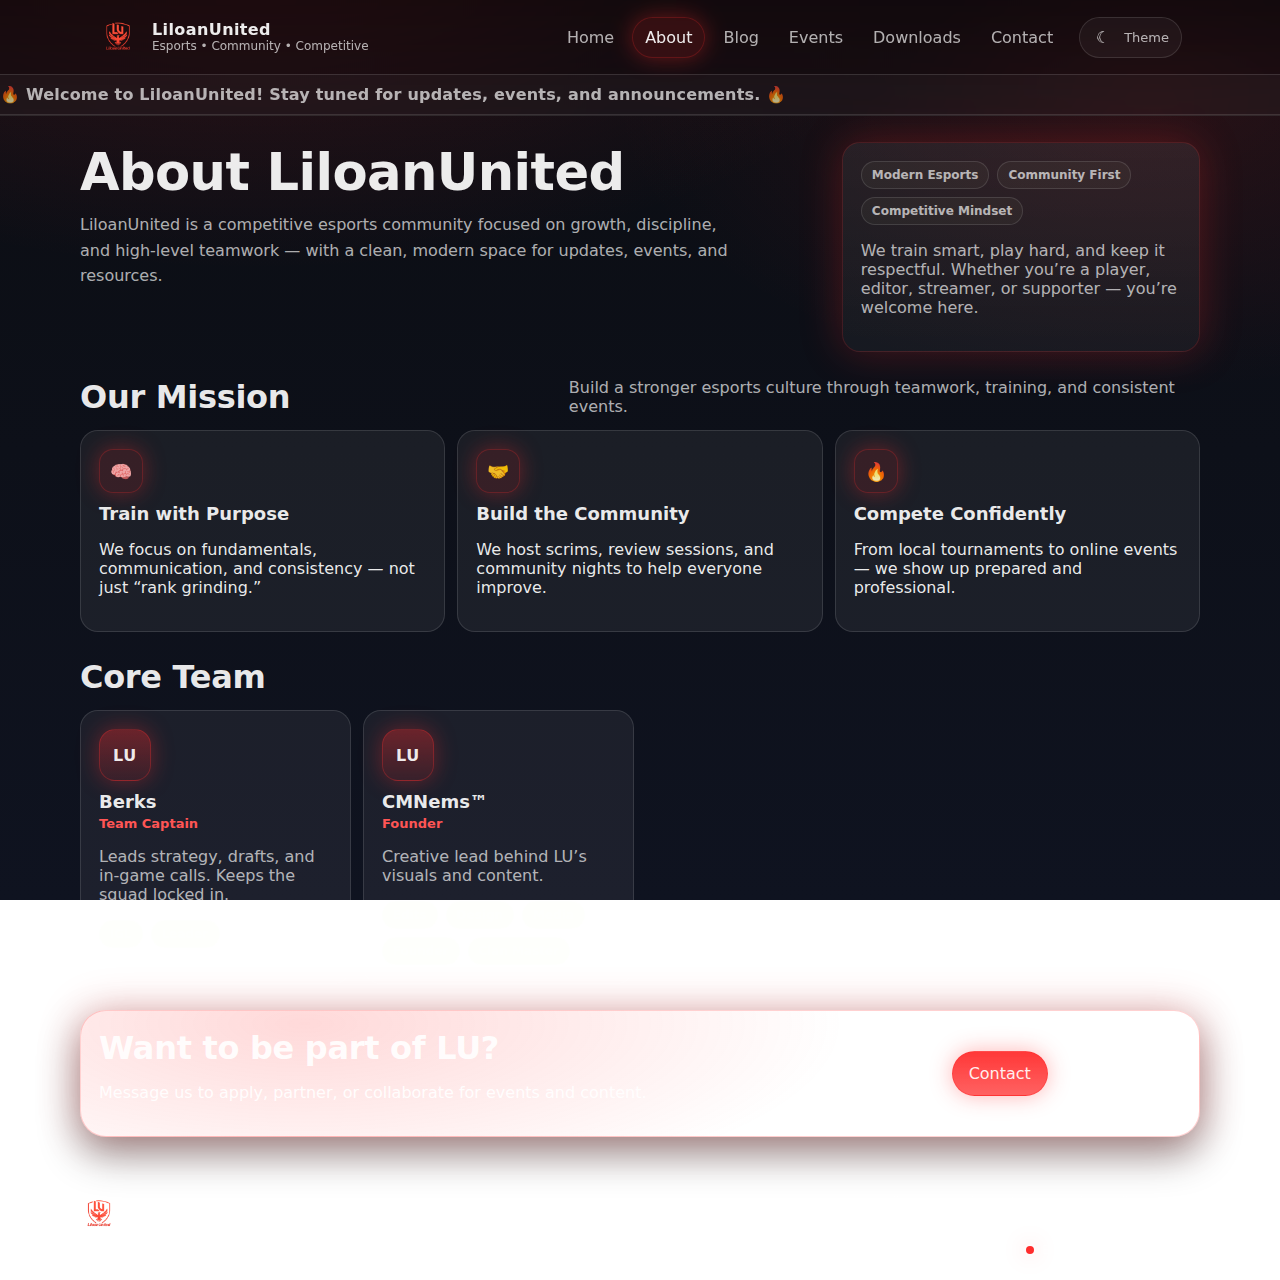
<file: about.html>
<!doctype html>
<html lang="en">
<head>
  <meta charset="utf-8" />
  <meta name="viewport" content="width=device-width,initial-scale=1" />
  <title>LiloanUnited — About</title>
  <meta name="description" content="Meet the LiloanUnited team and learn about our mission." />
  <link rel="icon" href="images/lu.png" />
  <link rel="stylesheet" href="css/style.css" />
  <script defer src="js/main.js"></script>
</head>

<body>
  <header class="site-header">
    <nav class="nav" aria-label="Primary">
      <a class="brand" href="index.html" aria-label="LiloanUnited Home">
        <span class="logo">
          <img src="images/lu.png" alt="LiloanUnited Logo" />
        </span>
        <span class="brand-text">
          <span class="brand-name">LiloanUnited</span>
          <span class="brand-tag">Esports • Community • Competitive</span>
        </span>
      </a>

      <button class="nav-toggle" type="button" aria-label="Open menu" aria-expanded="false">
        <span></span><span></span><span></span>
      </button>

      <div class="nav-right">
        <div class="nav-links" data-navlinks>
          <a href="index.html" data-nav="home">Home</a>
          <a href="about.html" data-nav="about">About</a>
          <a href="blog.html" data-nav="blog">Blog</a>
          <a href="event.html" data-nav="events">Events</a>
          <a href="download.html" data-nav="downloads">Downloads</a>
          <a href="contact.html" data-nav="contact">Contact</a>
        </div>

        <button class="theme-toggle" type="button" data-theme-toggle aria-label="Toggle theme">
          <span class="theme-icon" aria-hidden="true">☾</span>
          <span class="theme-text">Theme</span>
        </button>
      </div>
    </nav>

    <div class="marquee" role="status" aria-live="polite">
      <div class="marquee-track">
        <span>🔥 Welcome to LiloanUnited! Stay tuned for updates, events, and announcements. 🔥</span>
      </div>
    </div>
  </header>

  <main class="container">
    <section class="page-head">
      <div>
        <h1>About LiloanUnited</h1>
        <p class="lead">
          LiloanUnited is a competitive esports community focused on growth, discipline,
          and high-level teamwork — with a clean, modern space for updates, events, and resources.
        </p>
      </div>

      <div class="page-head-card card glow">
        <div class="chip-row">
          <span class="chip">Modern Esports</span>
          <span class="chip">Community First</span>
          <span class="chip">Competitive Mindset</span>
        </div>
        <p class="muted">
          We train smart, play hard, and keep it respectful. Whether you’re a player, editor,
          streamer, or supporter — you’re welcome here.
        </p>
      </div>
    </section>

    <section class="section">
      <div class="section-head">
        <h2>Our Mission</h2>
        <p>Build a stronger esports culture through teamwork, training, and consistent events.</p>
      </div>

      <div class="grid cards-3">
        <article class="card hover-rise">
          <div class="card-icon" aria-hidden="true">🧠</div>
          <h3>Train with Purpose</h3>
          <p>We focus on fundamentals, communication, and consistency — not just “rank grinding.”</p>
        </article>

        <article class="card hover-rise">
          <div class="card-icon" aria-hidden="true">🤝</div>
          <h3>Build the Community</h3>
          <p>We host scrims, review sessions, and community nights to help everyone improve.</p>
        </article>

        <article class="card hover-rise">
          <div class="card-icon" aria-hidden="true">🔥</div>
          <h3>Compete Confidently</h3>
          <p>From local tournaments to online events — we show up prepared and professional.</p>
        </article>
      </div>
    </section>

    <section class="section">
      <div class="section-head">
        <h2>Core Team</h2>
      </div>

      <div class="grid cards-4">
        <article class="card team-card hover-rise">
          <div class="avatar" aria-hidden="true">LU</div>
          <h3>Berks</h3>
          <div class="role">Team Captain</div>
          <p class="muted">Leads strategy, drafts, and in-game calls. Keeps the squad locked in.</p>
          <div class="tag-row">
            <span class="chip">IGL</span><span class="chip">Leader</span>
          </div>
        </article>

        <article class="card team-card hover-rise">
          <div class="avatar" aria-hidden="true">LU</div>
          <h3>CMNems™</h3>
          <div class="role">Founder</div>
          <p class="muted">Creative lead behind LU’s visuals and content.</p>
          <div class="tag-row">
            <span class="chip">Edits</span><span class="chip">Design</span><span class="chip">Media</span><span class="chip">Founder</span><span class="chip">Clan Master</span>
          </div>
        </article>
      </div>
    </section>

    <section class="cta">
      <div class="cta-inner">
        <div>
          <h2>Want to be part of LU?</h2>
          <p>Message us to apply, partner, or collaborate for events and content.</p>
        </div>
        <div class="cta-actions">
          <a class="btn btn-primary" href="contact.html">Contact</a>
          <a class="btn btn-ghost" href="event.html">See Events</a>
        </div>
      </div>
    </section>
  </main>

  <footer class="site-footer">
    <div class="container footer-inner">
      <div class="footer-left">
        <div class="footer-brand">
          <img src="images/lu.png" alt="LiloanUnited Logo" class="footer-logo" />
          <div>
            <div class="footer-title">LiloanUnited</div>
            <div class="footer-sub">Modern esports community hub</div>
          </div>
        </div>
        <div class="footer-copy">© 2026 LiloanUnited. All rights reserved.</div>
      </div>

      <div class="footer-right">
        <div class="footer-links">
          <a href="#" aria-label="Facebook (placeholder)">Facebook</a>
          <a href="#" aria-label="YouTube (placeholder)">YouTube</a>
          <a href="#" aria-label="Discord (placeholder)">Discord</a>
        </div>
        <div class="footer-mini">
          <span class="dot"></span> Built with HTML • CSS • JS
        </div>
      </div>
    </div>
  </footer>
</body>
</html>
</file>
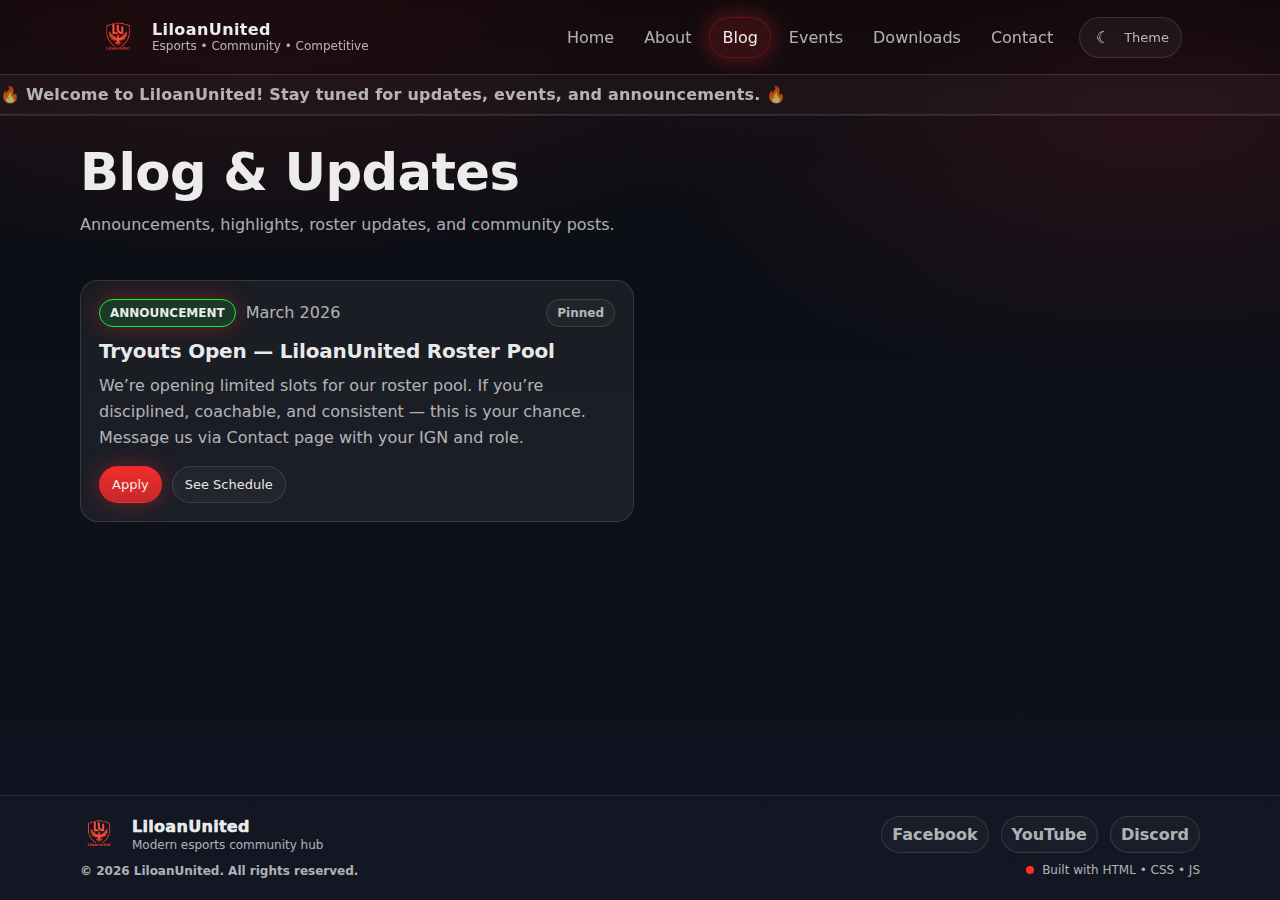
<file: blog.html>
<!doctype html>
<html lang="en">
<head>
  <meta charset="utf-8" />
  <meta name="viewport" content="width=device-width,initial-scale=1" />
  <title>LiloanUnited — Blog</title>
  <meta name="description" content="LiloanUnited blog — announcements, updates, and highlights." />
  <link rel="icon" href="images/lu.png" />
  <link rel="stylesheet" href="css/style.css" />
  <script defer src="js/main.js"></script>
</head>

<body>
  <header class="site-header">
    <nav class="nav" aria-label="Primary">
      <a class="brand" href="index.html" aria-label="LiloanUnited Home">
        <span class="logo">
          <img src="images/lu.png" alt="LiloanUnited Logo" />
        </span>
        <span class="brand-text">
          <span class="brand-name">LiloanUnited</span>
          <span class="brand-tag">Esports • Community • Competitive</span>
        </span>
      </a>

      <button class="nav-toggle" type="button" aria-label="Open menu" aria-expanded="false">
        <span></span><span></span><span></span>
      </button>

      <div class="nav-right">
        <div class="nav-links" data-navlinks>
          <a href="index.html" data-nav="home">Home</a>
          <a href="about.html" data-nav="about">About</a>
          <a href="blog.html" data-nav="blog">Blog</a>
          <a href="event.html" data-nav="events">Events</a>
          <a href="download.html" data-nav="downloads">Downloads</a>
          <a href="contact.html" data-nav="contact">Contact</a>
        </div>

        <button class="theme-toggle" type="button" data-theme-toggle aria-label="Toggle theme">
          <span class="theme-icon" aria-hidden="true">☾</span>
          <span class="theme-text">Theme</span>
        </button>
      </div>
    </nav>

    <div class="marquee" role="status" aria-live="polite">
      <div class="marquee-track">
        <span>🔥 Welcome to LiloanUnited! Stay tuned for updates, events, and announcements. 🔥</span>
      </div>
    </div>
  </header>

  <main class="container">
    <section class="page-head">
      <div>
        <h1>Blog & Updates</h1>
        <p class="lead">Announcements, highlights, roster updates, and community posts.</p>
      </div>

    </section>

    <section class="section">
      <div class="grid cards-2">
        <article class="card post hover-rise">
          <div class="post-top">
            <div class="post-badge">
              <span class="chip chip-live">ANNOUNCEMENT</span>
              <span class="muted">March 2026</span>
            </div>
            <span class="chip">Pinned</span>
          </div>
          <h2 class="post-title">Tryouts Open — LiloanUnited Roster Pool</h2>
          <p class="post-text">
            We’re opening limited slots for our roster pool. If you’re disciplined, coachable, and consistent —
            this is your chance. Message us via Contact page with your IGN and role.
          </p>
          <div class="post-actions">
            <a class="btn btn-primary btn-sm" href="contact.html">Apply</a>
            <a class="btn btn-ghost btn-sm" href="event.html">See Schedule</a>
          </div>
        </article>

      </div>
    </section>
  </main>

  <footer class="site-footer">
    <div class="container footer-inner">
      <div class="footer-left">
        <div class="footer-brand">
          <img src="images/lu.png" alt="LiloanUnited Logo" class="footer-logo" />
          <div>
            <div class="footer-title">LiloanUnited</div>
            <div class="footer-sub">Modern esports community hub</div>
          </div>
        </div>
        <div class="footer-copy">© 2026 LiloanUnited. All rights reserved.</div>
      </div>

      <div class="footer-right">
        <div class="footer-links">
          <a href="#" aria-label="Facebook (placeholder)">Facebook</a>
          <a href="#" aria-label="YouTube (placeholder)">YouTube</a>
          <a href="#" aria-label="Discord (placeholder)">Discord</a>
        </div>
        <div class="footer-mini">
          <span class="dot"></span> Built with HTML • CSS • JS
        </div>
      </div>
      
    </div>
  </footer>
</body>
</html>
</file>
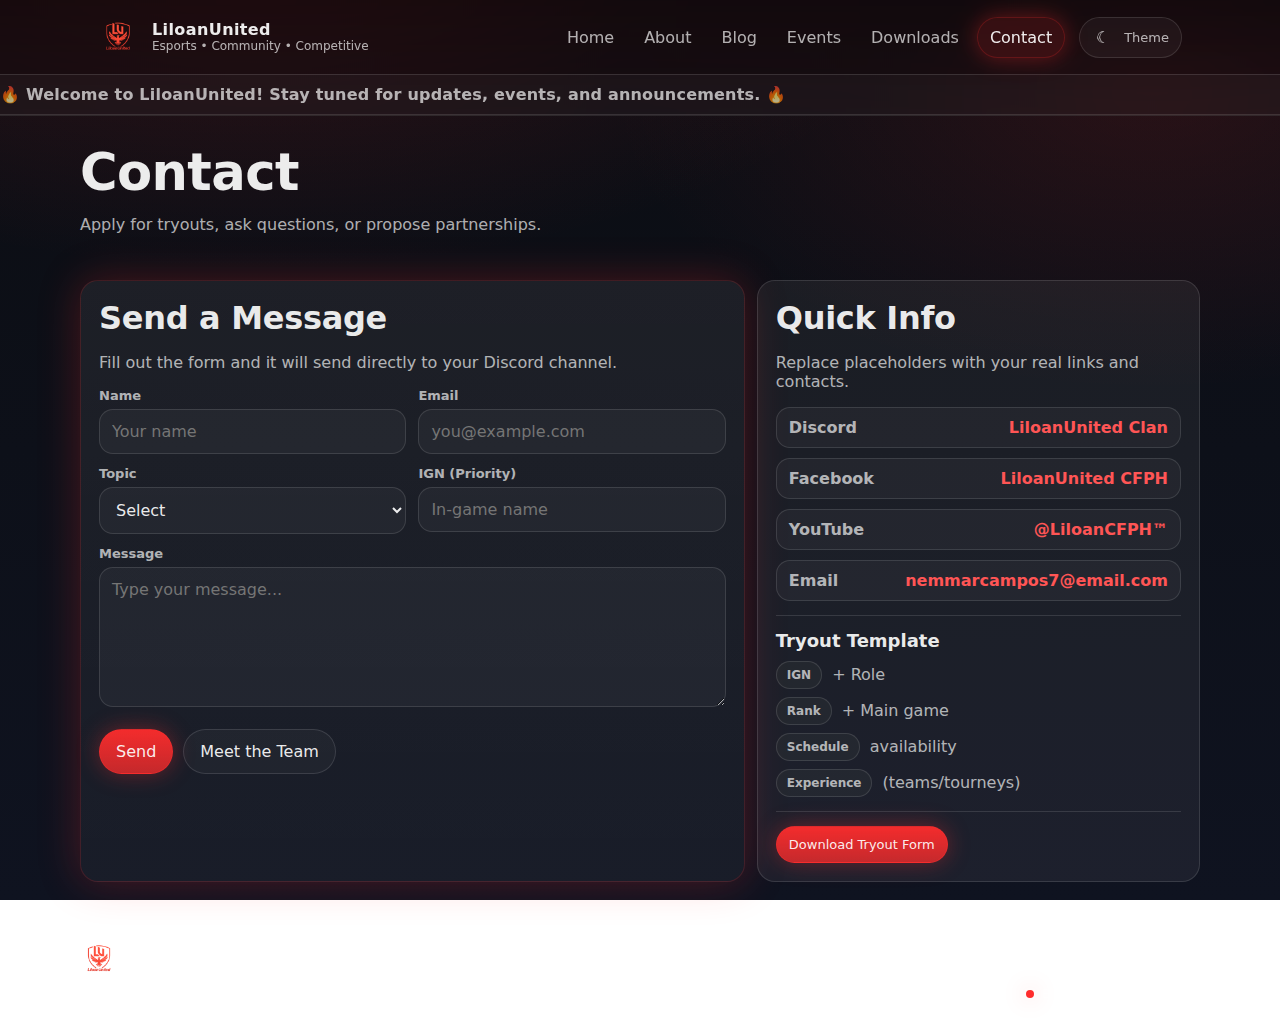
<file: contact.html>
<!doctype html>
<html lang="en">
<head>
  <meta charset="utf-8" />
  <meta name="viewport" content="width=device-width,initial-scale=1" />
  <title>LiloanUnited — Contact</title>
  <meta name="description" content="Contact LiloanUnited for tryouts, partnerships, and questions." />
  <link rel="icon" href="images/lu.png" />
  <link rel="stylesheet" href="css/style.css" />
  <script defer src="js/main.js"></script>
</head>

<body>
  <header class="site-header">
    <nav class="nav" aria-label="Primary">
      <a class="brand" href="index.html" aria-label="LiloanUnited Home">
        <span class="logo">
          <img src="images/lu.png" alt="LiloanUnited Logo" />
        </span>
        <span class="brand-text">
          <span class="brand-name">LiloanUnited</span>
          <span class="brand-tag">Esports • Community • Competitive</span>
        </span>
      </a>

      <button class="nav-toggle" type="button" aria-label="Open menu" aria-expanded="false">
        <span></span><span></span><span></span>
      </button>

      <div class="nav-right">
        <div class="nav-links" data-navlinks>
          <a href="index.html" data-nav="home">Home</a>
          <a href="about.html" data-nav="about">About</a>
          <a href="blog.html" data-nav="blog">Blog</a>
          <a href="event.html" data-nav="events">Events</a>
          <a href="download.html" data-nav="downloads">Downloads</a>
          <a href="contact.html" data-nav="contact">Contact</a>
        </div>

        <button class="theme-toggle" type="button" data-theme-toggle aria-label="Toggle theme">
          <span class="theme-icon" aria-hidden="true">☾</span>
          <span class="theme-text">Theme</span>
        </button>
      </div>
    </nav>

    <div class="marquee" role="status" aria-live="polite">
      <div class="marquee-track">
        <span>🔥 Welcome to LiloanUnited! Stay tuned for updates, events, and announcements. 🔥</span>
      </div>
    </div>
  </header>

  <main class="container">
    <section class="page-head">
      <div>
        <h1>Contact</h1>
        <p class="lead">Apply for tryouts, ask questions, or propose partnerships.</p>
      </div>
    </section>

    <section class="section">
      <div class="grid contact-grid">
        <div class="card glow">
          <h2>Send a Message</h2>
          <p class="muted">Fill out the form and it will send directly to your Discord channel.</p>

          
          <form class="form" id="contactForm">
            <div class="form-row">
              <label>
                <span>Name</span>
                <input type="text" name="name" placeholder="Your name" required />
              </label>

              <label>
                <span>Email</span>
                <input type="email" name="email" placeholder="you@example.com" required />
              </label>
            </div>

            <div class="form-row">
              <label>
                <span>Topic</span>
                <select name="topic" required>
                  <option value="" selected disabled>Select</option>
                  <option>Tryouts</option>
                  <option>Partnership</option>
                  <option>Event Question</option>
                  <option>Support</option>
                </select>
              </label>

              <label>
                <span>IGN (Priority)</span>
                <input type="text" name="ign" placeholder="In-game name" />
              </label>
            </div>

            <label>
              <span>Message</span>
              <textarea name="message" rows="6" placeholder="Type your message..." required></textarea>
            </label>

            <div class="form-actions">
              <button class="btn btn-primary" type="submit" id="sendBtn">Send</button>
              <a class="btn btn-ghost" href="about.html">Meet the Team</a>
            </div>

            <p class="muted" id="formStatus" style="margin-top:10px;"></p>
          </form>
        </div>

        <aside class="card hover-rise">
          <h2>Quick Info</h2>
          <p class="muted">Replace placeholders with your real links and contacts.</p>

          <div class="info-list">
            <div class="info-item">
              <div class="info-label">Discord</div>
              <div class="info-value"><a href="https://discord.com/invite/YtfsaAHV">LiloanUnited Clan</a></div>
            </div>
            <div class="info-item">
              <div class="info-label">Facebook</div>
              <div class="info-value"><a href="https://facebook.com/LiloanUnitedOFFICIAL">LiloanUnited CFPH</a></div>
            </div>
            <div class="info-item">
              <div class="info-label">YouTube</div>
              <div class="info-value"><a href="https://www.youtube.com/@NemmarOfficial">@LiloanCFPH™</a></div>
            </div>
            <div class="info-item">
              <div class="info-label">Email</div>
              <div class="info-value"><a href="#">nemmarcampos7@email.com</a></div>
            </div>
          </div>

          <div class="divider"></div>

          <h3>Tryout Template</h3>
          <ul class="clean-list">
            <li><span class="chip">IGN</span> + Role</li>
            <li><span class="chip">Rank</span> + Main game</li>
            <li><span class="chip">Schedule</span> availability</li>
            <li><span class="chip">Experience</span> (teams/tourneys)</li>
          </ul>

          <div class="divider"></div>

          <a class="btn btn-primary btn-sm" href="download.html">Download Tryout Form</a>
        </aside>
      </div>
    </section>
  </main>

  <footer class="site-footer">
    <div class="container footer-inner">
      <div class="footer-left">
        <div class="footer-brand">
          <img src="images/lu.png" alt="LiloanUnited Logo" class="footer-logo" />
          <div>
            <div class="footer-title">LiloanUnited</div>
            <div class="footer-sub">Modern esports community hub</div>
          </div>
        </div>
        <div class="footer-copy">© 2026 LiloanUnited. All rights reserved.</div>
      </div>

      <div class="footer-right">
        <div class="footer-links">
          <a href="#" aria-label="Facebook (placeholder)">Facebook</a>
          <a href="#" aria-label="YouTube (placeholder)">YouTube</a>
          <a href="#" aria-label="Discord (placeholder)">Discord</a>
        </div>
        <div class="footer-mini">
          <span class="dot"></span> Built with HTML • CSS • JS
        </div>
      </div>
    </div>
  </footer>

  <!-- ✅ UPDATED DISCORD WEBHOOK SCRIPT (NO-CORS for GitHub Pages) -->
  <script>
    // ✅ Paste your Discord Webhook URL here
    const DISCORD_WEBHOOK_URL = "https://discordapp.com/api/webhooks/1473273620787630234/RuEApTCwlnNKS6fvmha1LpWoX-rAQgDWD-jZ5XKhCnf2SxOXcemHQIy5SuUJeeIiBvWW";

    const form = document.getElementById("contactForm");
    const statusEl = document.getElementById("formStatus");
    const sendBtn = document.getElementById("sendBtn");

    form.addEventListener("submit", async (e) => {
      e.preventDefault();

      // Check if webhook is set
      if (!DISCORD_WEBHOOK_URL || DISCORD_WEBHOOK_URL.includes("PASTE_YOUR_WEBHOOK_URL_HERE")) {
        statusEl.textContent = "❌ Webhook not set. Paste your Discord webhook URL in the code.";
        return;
      }

      const data = Object.fromEntries(new FormData(form).entries());

      const content =
      `📩 **New Contact Form**
      **Name:** ${data.name}
      **Email:** ${data.email}
      **Topic:** ${data.topic}
      **IGN:** ${data.ign || "-"}
      **Message:**
      ${data.message}`;

      try {
        sendBtn.disabled = true;
        statusEl.textContent = "Sending...";

        // ✅ no-cors fixes CORS issue on GitHub Pages
        await fetch(DISCORD_WEBHOOK_URL, {
          method: "POST",
          mode: "no-cors",
          headers: { "Content-Type": "application/json" },
          body: JSON.stringify({ content })
        });

        statusEl.textContent = "✅ Sent! Check Discord.";
        form.reset();
      } catch (err) {
        statusEl.textContent = "❌ Failed to send.";
      } finally {
        sendBtn.disabled = false;
      }
    });
  </script>
</body>
</html>
</file>
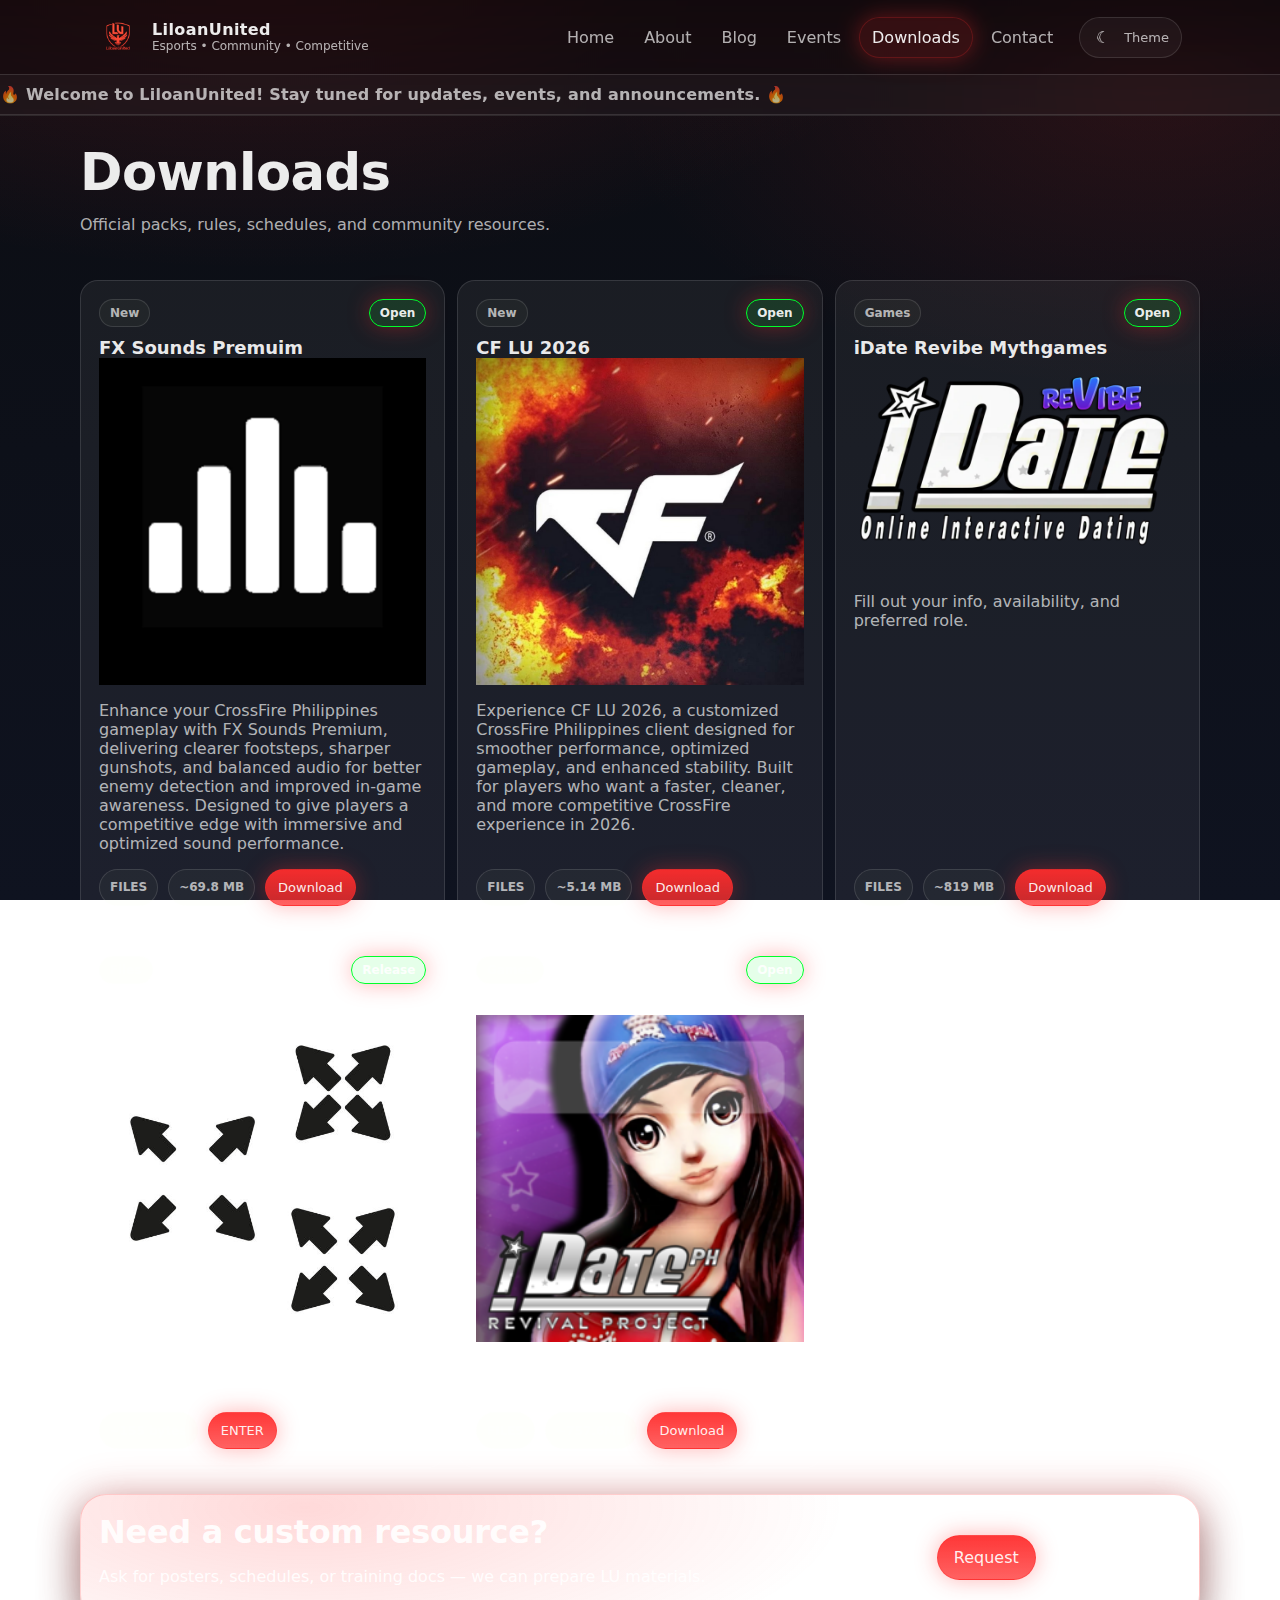
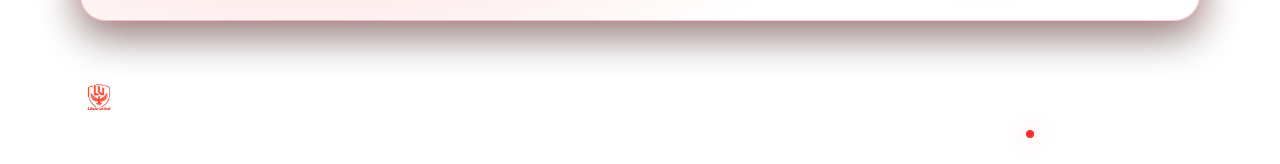
<file: download.html>
<!DOCTYPE html>
<html lang="en">

<head>
  <meta charset="utf-8">
  <meta name="viewport" content="width=device-width, initial-scale=1">
  <title>LiloanUnited — Downloads</title>
  <meta name="description" content="LiloanUnited downloads — packs, rules, schedules, and resources.">

  <link rel="icon" href="images/lu.png">
  <link rel="stylesheet" href="css/style.css">
  <script defer src="js/main.js"></script>

  <style>
    .fullscreen-img {
      width: 100%;
      height: auto;
      display: block;
    }
  </style>
</head>

<body>

  <!-- HEADER -->
  <header class="site-header">
    <nav class="nav" aria-label="Primary">

      <a class="brand" href="index.html" aria-label="LiloanUnited Home">
        <span class="logo">
          <img src="images/lu.png" alt="LiloanUnited Logo">
        </span>

        <span class="brand-text">
          <span class="brand-name">LiloanUnited</span>
          <span class="brand-tag">Esports • Community • Competitive</span>
        </span>
      </a>

      <button class="nav-toggle" type="button" aria-label="Open menu" aria-expanded="false">
        <span></span>
        <span></span>
        <span></span>
      </button>

      <div class="nav-right">

        <div class="nav-links" data-navlinks>
          <a href="index.html" data-nav="home">Home</a>
          <a href="about.html" data-nav="about">About</a>
          <a href="blog.html" data-nav="blog">Blog</a>
          <a href="event.html" data-nav="events">Events</a>
          <a href="download.html" data-nav="downloads">Downloads</a>
          <a href="contact.html" data-nav="contact">Contact</a>
        </div>

        <button class="theme-toggle" type="button" data-theme-toggle aria-label="Toggle theme">
          <span class="theme-icon">☾</span>
          <span class="theme-text">Theme</span>
        </button>

      </div>
    </nav>

    <div class="marquee" role="status" aria-live="polite">
      <div class="marquee-track">
        <span>🔥 Welcome to LiloanUnited! Stay tuned for updates, events, and announcements. 🔥</span>
      </div>
    </div>

  </header>


  <!-- MAIN -->
  <main class="container">

    <!-- PAGE HEADER -->
    <section class="page-head">
      <div>
        <h1>Downloads</h1>
        <p class="lead">Official packs, rules, schedules, and community resources.</p>
      </div>
    </section>


    <!-- DOWNLOAD CARDS -->
    <section class="section">
      <div class="grid cards-3">

        <!-- FX SOUND -->
        <article class="card dl hover-rise">

          <div class="dl-top">
            <span class="chip">New</span>
            <span class="chip chip-live">Open</span>
          </div>

          <h3>FX Sounds Premuim</h3>

          <img class="game-icon" src="images/Fx.png" alt="FX Sound Icon">

          <p class="muted">
            Enhance your CrossFire Philippines gameplay with FX Sounds Premium, delivering clearer footsteps, sharper gunshots, and balanced audio for better enemy detection and improved in-game awareness. Designed to give players a competitive edge with immersive and optimized sound performance.
          </p>

          <div class="dl-actions">
            <span class="chip">FILES</span>
            <span class="chip">~69.8 MB</span>

            <a class="btn btn-primary btn-sm"
              href="https://download851.mediafire.com/d18mwkbcl8rgxG6_gVRnxLp9AxbEY1x3I9cLRT6i4cL07FR137CxEOj9e4I9BoDkVWNhFRMVy3GPrOriw6En3U76H_jbU7_dncxuyPvxEra2K7BlxYj0nJXYyFoql41efDvxtxtoMsrU-p8RtHpsc597AS3xEW_0euB2z4KuSY8zyCw/92e23dmhglrbk7f/fxsound_setup.exe"
              download>
              Download
            </a>
          </div>

        </article>

        <!-- CF LU 2026 -->
        <article class="card dl hover-rise">

          <div class="dl-top">
            <span class="chip">New</span>
            <span class="chip chip-live">Open</span>
          </div>

          <h3>CF LU 2026</h3>

          <img class="game-icon" src="images/cf.jpg" alt="iDate Revibe Icon">

          <p class="muted">
            Experience CF LU 2026, a customized CrossFire Philippines client designed for smoother performance, optimized gameplay, and enhanced stability. Built for players who want a faster, cleaner, and more competitive CrossFire experience in 2026.
          </p>

          <div class="dl-actions">
            <span class="chip">FILES</span>
            <span class="chip">~5.14 MB</span>

            <a class="btn btn-primary btn-sm"
              href="files/package/package.html"
              download>
              Download
            </a>
          </div>

        </article>


        <!-- IDATE REVIBE -->
        <article class="card dl hover-rise">

          <div class="dl-top">
            <span class="chip">Games</span>
            <span class="chip chip-live">Open</span>
          </div>

          <h3>iDate Revibe Mythgames</h3>

          <img class="game-icon" src="images/idate-revibe.png" alt="iDate Revibe Icon">

          <p class="muted">
            Fill out your info, availability, and preferred role.
          </p>

          <div class="dl-actions">
            <span class="chip">FILES</span>
            <span class="chip">~819 MB</span>

            <a class="btn btn-primary btn-sm"
              href="https://download1351.mediafire.com/g3dg4ax8xavgyiWyAQgoC3-12EO4MAbJeMZ4ejSy8c9BV-RaIQMJIouBwmHA9KP_-O6r08PdxxrkHdVAiVOWTqCPc95hzXyAVy0Lhno2qFd3grBtap_dlZf5XjHDAGRbEwwr2WhSv-E1ay9p9UQuYU81fpdZvtB9Ia_jzLEU-nQ/ikf5epq9pa5msb4/iDateReVibe_Install_12272025.exe"
              download>
              Download
            </a>
          </div>

        </article>


        <!-- FULL SCREEN FILE -->
        <article class="card dl hover-rise">

          <div class="dl-top">
            <span class="chip">Files</span>
            <span class="chip chip-live">Release</span>
          </div>

          <h3>iDate Full Screen Files</h3>

          <img class="game-icon fullscreen-img" src="images/Zoom.png" alt="Full Screen Icon">

          <p class="muted">
            Full Screen, Fair play, conduct, match format.
          </p>

          <div class="dl-actions">
            <span class="chip">~155 bytes</span>
            <a class="btn btn-primary btn-sm" href="files/post/post.html">ENTER</a>
          </div>

        </article>


        <!-- IDATE REVIVAL -->
        <article class="card dl hover-rise">

          <div class="dl-top">
            <span class="chip">Games</span>
            <span class="chip chip-live">Open</span>
          </div>

          <h3>iDate Revival</h3>

          <img class="game-icon" src="images/idate-revival.ico" alt="iDate Revival Icon">

          <p class="muted">
            Fill out your info, availability, and preferred role.
          </p>

          <div class="dl-actions">
            <span class="chip">FILES</span>
            <span class="chip">~757.6MB</span>

            <a class="btn btn-primary btn-sm"
              href="https://download2391.mediafire.com/issu9uszuhzgTwCYgnKw7bnQSe9vU8V3etNDJTCMWEdAZxAqaDoRXTJwXIf-yUyoygzDcgrV-yNj5_GeUY11yEfAlBQqtyrYACokkmUkLuxqYGEEjrHveXt5rakeLGHdD6Ol4FsLI0qIYQINjkzZD9CzIwadtmoUpSn6cLjyDrjKog/x3vyro02cper8gg/iDateRevival_Setup.exe"
              download>
              Download
            </a>
          </div>

        </article>

      </div>
    </section>


    <!-- CTA -->
    <section class="cta">

      <div class="cta-inner">

        <div>
          <h2>Need a custom resource?</h2>
          <p>Ask for posters, schedules, or training docs — we can prepare LU materials.</p>
        </div>

        <div class="cta-actions">
          <a class="btn btn-primary" href="contact.html">Request</a>
          <a class="btn btn-ghost" href="blog.html">See Updates</a>
        </div>

      </div>

    </section>

  </main>


  <!-- FOOTER -->
  <footer class="site-footer">

    <div class="container footer-inner">

      <div class="footer-left">

        <div class="footer-brand">
          <img src="images/lu.png" alt="LiloanUnited Logo" class="footer-logo">

          <div>
            <div class="footer-title">LiloanUnited</div>
            <div class="footer-sub">Modern esports community hub</div>
          </div>
        </div>

        <div class="footer-copy">
          © 2026 LiloanUnited. All rights reserved
          <a href="files/package/package.html">.</a>
        </div>

      </div>

      <div class="footer-right">

        <div class="footer-links">
          <a href="">Facebook</a>
          <a href="">YouTube</a>
          <a href="">Discord</a>
        </div>

        <div class="footer-mini">
          <span class="dot"></span> Built with HTML • CSS • JS
        </div>

      </div>

    </div>

  </footer>

</body>
</html>
</file>
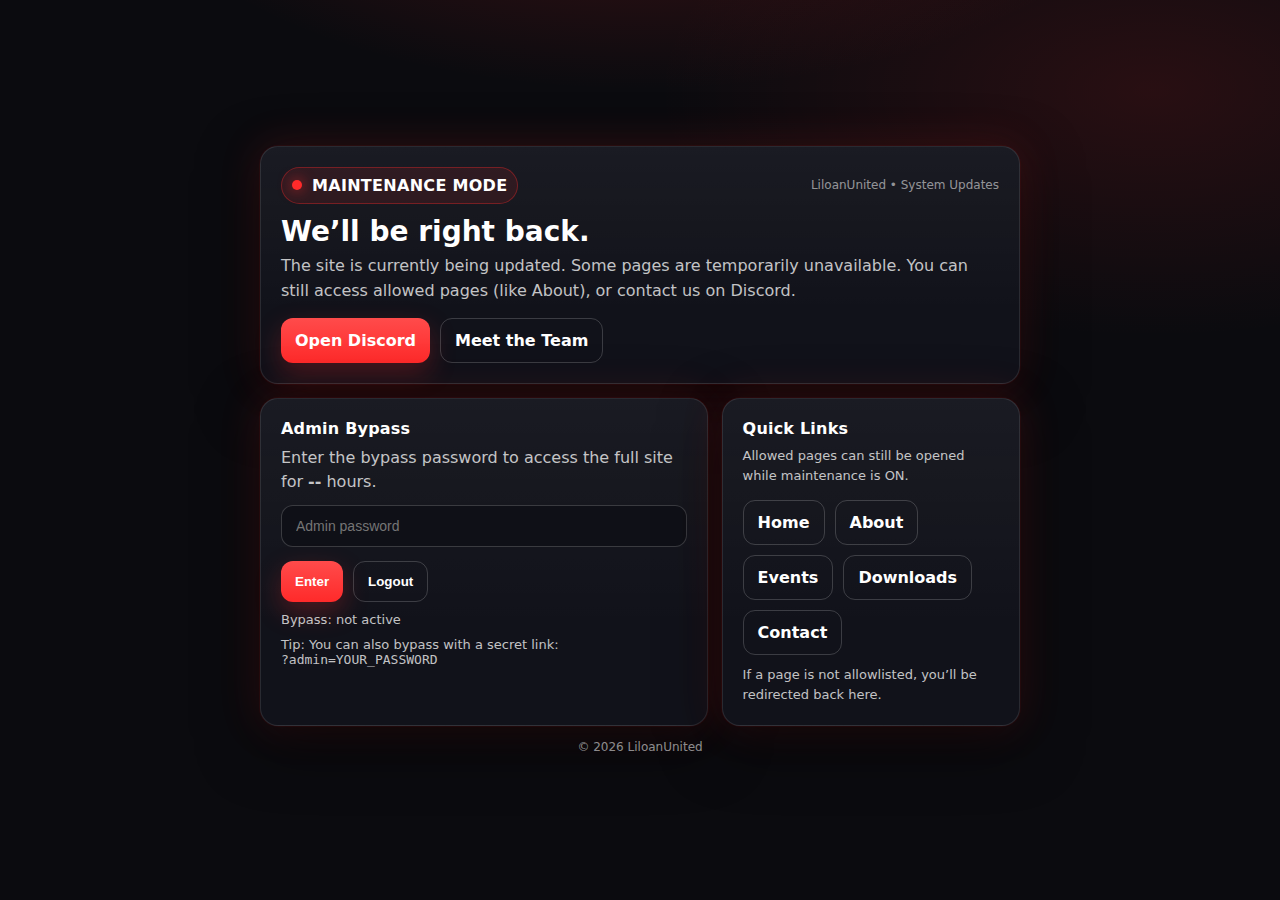
<file: maintenance.html>
<!doctype html>
<html lang="en">
<head>
  <meta charset="utf-8" />
  <meta name="viewport" content="width=device-width,initial-scale=1" />
  <title>Maintenance — LiloanUnited</title>

  <!-- Must load maintenance.js here too -->
  <script defer src="js/maintenance.js"></script>

  <style>
    :root{
      --bg:#0b0b0f;
      --card:#11121a;
      --border:rgba(255,255,255,.10);
      --muted:rgba(255,255,255,.75);
      --red:#ff2a2a;
      --red2:#ff4b4b;
    }
    *{box-sizing:border-box}
    body{
      margin:0;
      font-family:system-ui,-apple-system,Segoe UI,Roboto,Arial;
      background:
        radial-gradient(900px 450px at 50% -20%, rgba(255,42,42,.25), transparent 60%),
        radial-gradient(900px 450px at 90% 10%, rgba(255,42,42,.12), transparent 55%),
        var(--bg);
      color:#fff;
      min-height:100vh;
      display:flex;
      align-items:center;
      justify-content:center;
      padding:22px;
      overflow:hidden;
    }

    /* subtle moving scan lines */
    body::before{
      content:"";
      position:fixed;
      inset:0;
      background: repeating-linear-gradient(
        to bottom,
        rgba(255,255,255,.04) 0px,
        rgba(255,255,255,.04) 1px,
        transparent 3px,
        transparent 10px
      );
      opacity:.12;
      pointer-events:none;
      animation: drift 8s linear infinite;
    }
    @keyframes drift{
      0%{ transform: translateY(0); }
      100%{ transform: translateY(20px); }
    }

    .wrap{
      width:min(760px, 100%);
      display:grid;
      gap:14px;
    }

    .card{
      background:linear-gradient(180deg, rgba(255,255,255,.04), transparent 70%), var(--card);
      border:1px solid var(--border);
      border-radius:18px;
      padding:20px;
      box-shadow:
        0 0 0 1px rgba(255,42,42,.06),
        0 18px 60px rgba(0,0,0,.55),
        0 0 40px rgba(255,42,42,.18);
    }

    .top{
      display:flex;
      align-items:center;
      justify-content:space-between;
      gap:12px;
      flex-wrap:wrap;
    }

    .badge{
      display:inline-flex;
      gap:10px;
      align-items:center;
      padding:8px 10px;
      border-radius:999px;
      border:1px solid rgba(255,42,42,.35);
      background: rgba(255,42,42,.10);
      font-weight:800;
      letter-spacing:.3px;
    }
    .dot{
      width:10px;height:10px;border-radius:50%;
      background:var(--red);
      box-shadow:0 0 14px rgba(255,42,42,.8);
      animation:pulse 1.2s ease-in-out infinite;
    }
    @keyframes pulse{
      0%,100%{transform:scale(1); opacity:1}
      50%{transform:scale(1.35); opacity:.65}
    }

    h1{
      margin:12px 0 6px;
      font-size:28px;
      line-height:1.15;
    }
    p{
      margin:0;
      color:var(--muted);
      line-height:1.55;
    }

    .grid{
      display:grid;
      grid-template-columns: 1.2fr .8fr;
      gap:14px;
    }
    @media (max-width: 840px){
      .grid{ grid-template-columns:1fr; }
    }

    .actions{
      display:flex;
      gap:10px;
      flex-wrap:wrap;
      margin-top:14px;
    }
    .btn{
      appearance:none;
      border:0;
      cursor:pointer;
      padding:12px 14px;
      border-radius:12px;
      font-weight:900;
      color:#fff;
      text-decoration:none;
      display:inline-flex;
      align-items:center;
      justify-content:center;
      gap:10px;
      transition: transform .12s ease, opacity .12s ease;
      user-select:none;
    }
    .btn:active{ transform: translateY(1px); }
    .primary{
      background:linear-gradient(180deg, var(--red2), var(--red));
      box-shadow: 0 10px 26px rgba(255,42,42,.25);
    }
    .ghost{
      background:transparent;
      border:1px solid rgba(255,255,255,.18);
      color:#fff;
    }
    .btn:hover{ opacity:.92; }

    .panel-title{
      font-weight:900;
      margin-bottom:8px;
      letter-spacing:.2px;
    }

    .countdown{
      display:flex;
      gap:10px;
      flex-wrap:wrap;
      margin-top:10px;
    }
    .tile{
      flex:1;
      min-width:110px;
      border:1px solid rgba(255,255,255,.12);
      border-radius:14px;
      background: rgba(0,0,0,.22);
      padding:12px;
      text-align:center;
    }
    .num{
      font-size:26px;
      font-weight:950;
    }
    .label{
      margin-top:4px;
      font-size:12px;
      color:var(--muted);
      letter-spacing:.3px;
      text-transform:uppercase;
    }

    input{
      width:100%;
      padding:12px 14px;
      border-radius:12px;
      border:1px solid rgba(255,255,255,.18);
      background:#0f1017;
      color:#fff;
      outline:none;
      margin-top:10px;
      font-size:14px;
    }
    .note{
      margin-top:10px;
      font-size:13px;
      color:var(--muted);
    }
    .status{ margin-top:10px; font-size:13px; }
    .ok{ color:#7dffb0; }
    .err{ color:#ff8a8a; }

    .footer-note{
      text-align:center;
      color:rgba(255,255,255,.55);
      font-size:12px;
    }
  </style>
</head>
<body>

  <div class="wrap">

    <div class="card">
      <div class="top">
        <div class="badge"><span class="dot"></span> MAINTENANCE MODE</div>
        <div class="footer-note">LiloanUnited • System Updates</div>
      </div>

      <h1>We’ll be right back.</h1>
      <p>
        The site is currently being updated. Some pages are temporarily unavailable.
        You can still access allowed pages (like About), or contact us on Discord.
      </p>

      <div class="actions">
        <!-- change your invite -->
        <a class="btn primary" href="https://discord.gg/YOURINVITE" target="_blank" rel="noopener">Open Discord</a>
        <a class="btn ghost" href="about.html">Meet the Team</a>
      </div>

      <div id="countdownWrap" style="display:none; margin-top:16px;">
        <div class="panel-title">Estimated time remaining</div>
        <div class="countdown">
          <div class="tile"><div class="num" id="d">--</div><div class="label">Days</div></div>
          <div class="tile"><div class="num" id="h">--</div><div class="label">Hours</div></div>
          <div class="tile"><div class="num" id="m">--</div><div class="label">Minutes</div></div>
          <div class="tile"><div class="num" id="s">--</div><div class="label">Seconds</div></div>
        </div>
      </div>
    </div>

    <div class="grid">

      <div class="card">
        <div class="panel-title">Admin Bypass</div>
        <p>Enter the bypass password to access the full site for <b id="hrs">--</b> hours.</p>

        <input id="pw" type="password" placeholder="Admin password" autocomplete="off" />

        <div class="actions">
          <button class="btn primary" id="btnEnter" type="button">Enter</button>
          <button class="btn ghost" id="btnLogout" type="button">Logout</button>
        </div>

        <div class="status" id="status"></div>
        <div class="note" id="until"></div>
        <div class="note">
          Tip: You can also bypass with a secret link:
          <br><code>?admin=YOUR_PASSWORD</code>
        </div>
      </div>

      <div class="card">
        <div class="panel-title">Quick Links</div>
        <p class="note" style="margin-top:0;">
          Allowed pages can still be opened while maintenance is ON.
        </p>

        <div class="actions">
          <a class="btn ghost" href="index.html">Home</a>
          <a class="btn ghost" href="about.html">About</a>
          <a class="btn ghost" href="event.html">Events</a>
          <a class="btn ghost" href="download.html">Downloads</a>
          <a class="btn ghost" href="contact.html">Contact</a>
        </div>

        <p class="note">
          If a page is not allowlisted, you’ll be redirected back here.
        </p>
      </div>

    </div>

    <div class="footer-note">© 2026 LiloanUnited</div>
  </div>

  <script>
    const statusEl = document.getElementById("status");
    const untilEl = document.getElementById("until");
    const pwEl = document.getElementById("pw");
    const hrsEl = document.getElementById("hrs");
    const btnEnter = document.getElementById("btnEnter");
    const btnLogout = document.getElementById("btnLogout");

    const countdownWrap = document.getElementById("countdownWrap");
    const dEl = document.getElementById("d");
    const hEl = document.getElementById("h");
    const mEl = document.getElementById("m");
    const sEl = document.getElementById("s");

    const setStatus = (msg, cls="") => {
      statusEl.className = "status " + cls;
      statusEl.textContent = msg;
    };

    // show bypass duration hours
    hrsEl.textContent = (window.LU_MAINT?.expiresHours ?? "--");

    const refreshUntil = () => {
      const until = window.LU_MAINT?.bypassUntil?.();
      if (!until) {
        untilEl.textContent = "Bypass: not active";
        return;
      }
      const dt = new Date(until);
      untilEl.textContent = "Bypass active until: " + dt.toLocaleString();
    };

    btnEnter.addEventListener("click", () => {
      const ok = window.LU_MAINT?.bypass?.(pwEl.value.trim());
      if (ok) {
        setStatus("✅ Bypass enabled. Redirecting to Home...", "ok");
        refreshUntil();
        setTimeout(() => location.href = "index.html", 500);
      } else {
        setStatus("❌ Wrong password.", "err");
      }
    });

    btnLogout.addEventListener("click", () => {
      window.LU_MAINT?.logout?.();
      setStatus("Bypass removed.");
      pwEl.value = "";
      refreshUntil();
    });

    pwEl.addEventListener("keydown", (e) => {
      if (e.key === "Enter") btnEnter.click();
    });

    refreshUntil();

    // Countdown (optional)
    const endISO = window.LU_MAINT?.endISO;
    if (endISO) {
      const end = new Date(endISO).getTime();
      if (!isNaN(end)) {
        countdownWrap.style.display = "block";
        const tick = () => {
          const now = Date.now();
          let diff = Math.max(0, end - now);

          const days = Math.floor(diff / (1000 * 60 * 60 * 24));
          diff -= days * (1000 * 60 * 60 * 24);
          const hours = Math.floor(diff / (1000 * 60 * 60));
          diff -= hours * (1000 * 60 * 60);
          const mins = Math.floor(diff / (1000 * 60));
          diff -= mins * (1000 * 60);
          const secs = Math.floor(diff / 1000);

          dEl.textContent = String(days).padStart(2, "0");
          hEl.textContent = String(hours).padStart(2, "0");
          mEl.textContent = String(mins).padStart(2, "0");
          sEl.textContent = String(secs).padStart(2, "0");

          if (end - now <= 0) setStatus("Maintenance end time reached (switch OFF in maintenance.js).");
        };
        tick();
        setInterval(tick, 1000);
      }
    }
  </script>
</body>
</html>
</file>
<file: css/style.css>
/* =========================
   LiloanUnited - Global CSS
   Modern esports theme
   - Dark default + Light mode
   - CSS variables
   - Rounded cards + red glow
   - Fully responsive
========================= */

:root{
  --bg: #0b0d12;
  --bg2: #0f1320;
  --card: rgba(255,255,255,.06);
  --card2: rgba(255,255,255,.085);
  --text: rgba(255,255,255,.92);
  --muted: rgba(255,255,255,.68);
  --border: rgba(255,255,255,.12);

  --accent: #ff2d2d;         /* red primary */
  --accent2:#ff5555;
  --glow: 0 0 22px rgba(255,45,45,.35);
  --glow2: 0 0 42px rgba(255,45,45,.25);

  --shadow: 0 16px 40px rgba(0,0,0,.45);
  --radius: 18px;
  --radius2: 26px;

  --container: 1120px;
  --navH: 74px;

  --trans: 220ms ease;
  --trans2: 420ms cubic-bezier(.2,.9,.2,1);

  --font: ui-sans-serif, system-ui, -apple-system, Segoe UI, Roboto, Arial, "Apple Color Emoji", "Segoe UI Emoji";
}

html[data-theme="light"]{
  --bg: #f5f6fb;
  --bg2: #ffffff;
  --card: rgba(12,14,20,.06);
  --card2: rgba(12,14,20,.08);
  --text: rgba(10,12,16,.92);
  --muted: rgba(10,12,16,.68);
  --border: rgba(12,14,20,.14);

  --shadow: 0 16px 40px rgba(12,14,20,.16);
  --glow: 0 0 22px rgba(255,45,45,.22);
  --glow2: 0 0 42px rgba(255,45,45,.18);
}

/* *{ box-sizing: border-box; }
html,body{ height:100%; }
body{
  margin:0;
  font-family: var(--font);
  color: var(--text);
  background:
    radial-gradient(1200px 600px at 20% -10%, rgba(255,45,45,.18), transparent 60%),
    radial-gradient(900px 500px at 90% 10%, rgba(255,45,45,.12), transparent 60%),
    linear-gradient(180deg, var(--bg), var(--bg2));
  overflow-x:hidden;
} */

*{
  box-sizing: border-box;
}

html, body{
  height: 100%;
}

body{
  margin: 0;
  min-height: 100vh; /* ensures full height */
  display: flex;
  flex-direction: column;
  font-family: var(--font);
  color: var(--text);

  background:
    radial-gradient(1200px 600px at 20% -10%, rgba(255,45,45,.18), transparent 60%),
    radial-gradient(900px 500px at 90% 10%, rgba(255,45,45,.12), transparent 60%),
    linear-gradient(180deg, var(--bg), var(--bg2));

  background-attachment: fixed; /* makes background stick */
  background-repeat: no-repeat;
  background-size: cover;

  overflow-x: hidden;
}

main{
  flex: 1;
}


a{ color: inherit; text-decoration:none; }
img{ max-width:100%; display:block; }
button, input, select, textarea{ font: inherit; color: inherit; }
strong{ color: var(--text); }

.container{
  width: min(var(--container), calc(100% - 36px));
  margin: 0 auto;
}

/* Sticky Header */
.site-header{
  position: sticky;
  top: 0;
  z-index: 50;
  backdrop-filter: blur(12px);
  background: linear-gradient(180deg, rgba(0,0,0,.35), rgba(0,0,0,.10));
  border-bottom: 1px solid var(--border);
}

html[data-theme="light"] .site-header{
  background: linear-gradient(180deg, rgba(255,255,255,.75), rgba(255,255,255,.45));
}

/* Navbar */
.nav{
  height: var(--navH);
  display:flex;
  align-items:center;
  justify-content: space-between;
  gap: 16px;
  padding: 0 18px;
  max-width: var(--container);
  margin: 0 auto;
}

.brand{
  display:flex;
  align-items:center;
  gap: 12px;
  min-width: 220px;
}

.logo img { height:42px; width:auto; object-fit:contain; } /* REQUIRED RULE */

.brand-text{
  display:flex;
  flex-direction: column;
  line-height: 1.1;
}
.brand-name{
  font-weight: 800;
  letter-spacing: .4px;
}
.brand-tag{
  font-size: 12px;
  color: var(--muted);
  margin-top: 2px;
}

.nav-right{
  display:flex;
  align-items:center;
  gap: 14px;
}

.nav-links{
  display:flex;
  align-items:center;
  gap: 6px;
}

.nav-links a{
  position: relative;
  padding: 10px 12px;
  border-radius: 999px;
  color: var(--muted);
  transition: background var(--trans), color var(--trans), transform var(--trans);
}
.nav-links a:hover{
  color: var(--text);
  background: rgba(255,255,255,.06);
  transform: translateY(-1px);
}

.nav-links a.active{
  color: var(--text);
  background: rgba(255,45,45,.14);
  box-shadow: var(--glow);
  border: 1px solid rgba(255,45,45,.22);
}

.theme-toggle{
  display:flex;
  align-items:center;
  gap: 10px;
  border: 1px solid var(--border);
  background: rgba(255,255,255,.04);
  padding: 10px 12px;
  border-radius: 999px;
  cursor: pointer;
  transition: transform var(--trans), background var(--trans), border var(--trans);
}
.theme-toggle:hover{
  transform: translateY(-1px);
  background: rgba(255,255,255,.06);
  border-color: rgba(255,45,45,.22);
}
.theme-icon{
  width: 22px;
  text-align:center;
  opacity:.9;
}
.theme-text{
  font-size: 13px;
  color: var(--muted);
}

/* Hamburger */
.nav-toggle{
  display:none;
  width: 46px;
  height: 46px;
  border-radius: 14px;
  border: 1px solid var(--border);
  background: rgba(255,255,255,.04);
  cursor: pointer;
  align-items:center;
  justify-content:center;
  gap: 5px;
  transition: transform var(--trans), background var(--trans);
}
.nav-toggle:hover{
  transform: translateY(-1px);
  background: rgba(255,255,255,.06);
}
.nav-toggle span{
  display:block;
  width: 18px;
  height: 2px;
  border-radius: 2px;
  background: var(--text);
  opacity:.85;
}

/* Mobile menu behavior */
@media (max-width: 860px){

  .nav-toggle{
    display: flex;
  }

  .nav-links{
    position: absolute;
    left: 18px;
    right: 18px;
    top: calc(var(--navH) + 10px);
    background: rgba(0, 0, 0, 0.9); /* stronger color */
    border: 1px solid var(--border);
    border-radius: var(--radius);
    padding: 12px;
    display: grid;
    gap: 10px;
    transform: translateY(-10px);
    opacity: 0;
    visibility: hidden;
    transition: 0.3s ease;
    box-shadow: var(--shadow);
    backdrop-filter: blur(12px);
    z-index: 999; /* important */
  }

  .nav-links.open{
    opacity: 1;
    transform: translateY(0);
    visibility: visible;
  }

  .nav-links a{
    border-radius: 14px;
    padding: 12px 14px;
    background: rgba(255,255,255,.1);
  }

}

/* Marquee */
.marquee{
  border-top: 1px solid var(--border);
  border-bottom: 1px solid var(--border);
  background: rgba(255,255,255,.03);
  overflow:hidden;
}
.marquee-track{
  display:flex;
  gap: 36px;
  padding: 10px 0;
  white-space: nowrap;
  will-change: transform;
  animation: scroll 18s linear infinite;
}
.marquee-track span{
  color: var(--muted);
  font-weight: 600;
  letter-spacing: .2px;
}
@keyframes scroll{
  from{ transform: translateX(0); }
  to{ transform: translateX(-33.333%); }
}

/* Sections / Typography */
main{ padding: 26px 0 38px; }
h1,h2,h3{ margin:0; }
h1{
  font-size: clamp(30px, 4vw, 54px);
  letter-spacing: -0.6px;
}
h2{
  font-size: clamp(22px, 2.6vw, 32px);
  letter-spacing: -0.3px;
}
h3{
  font-size: 18px;
}
.lead{
  color: var(--muted);
  max-width: 64ch;
  margin-top: 10px;
  line-height: 1.6;
}

.card.dl{
  display: flex;
  flex-direction: column;
  height: 100%;
}

.card.dl .dl-actions{
  margin-top: auto;   /* pushes download section to bottom */
  display: flex;
  gap: 10px;
  flex-wrap: wrap;
}

.text-accent{ color: var(--accent); text-shadow: var(--glow); }

.section{ margin-top: 26px; }
.section-head{
  display:flex;
  align-items:flex-end;
  justify-content: space-between;
  gap: 12px;
  margin-bottom: 14px;
}
.section-head p{
  margin:0;
  color: var(--muted);
  max-width: 62ch;
}

/* Page head */
.page-head{
  display:grid;
  grid-template-columns: 1.35fr .65fr;
  gap: 18px;
  align-items: start;
}
@media (max-width: 900px){
  .page-head{ grid-template-columns: 1fr; }
}

/* Cards */
.card{
  background: var(--card);
  border: 1px solid var(--border);
  border-radius: var(--radius);
  padding: 18px;
  box-shadow: 0 0 0 rgba(0,0,0,0);
  transition: transform var(--trans), box-shadow var(--trans), border var(--trans), background var(--trans);
}
.card.glow{
  box-shadow: var(--glow2);
  border-color: rgba(255,45,45,.18);
  background: linear-gradient(180deg, rgba(255,255,255,.07), rgba(255,255,255,.045));
}
.hover-rise:hover{
  transform: translateY(-4px);
  box-shadow: var(--shadow), var(--glow);
  border-color: rgba(255,45,45,.25);
}

/* Chips */
.chip-row{ display:flex; flex-wrap: wrap; gap: 8px; margin-bottom: 12px; }
.chip{
  display:inline-flex;
  align-items:center;
  gap: 6px;
  padding: 6px 10px;
  border-radius: 999px;
  border: 1px solid var(--border);
  background: rgba(222, 248, 175, 0.04);
  color: var(--muted);
  font-size: 12px;
  font-weight: 700;
}
.chip-live{
  color: var(--text);
  border-color: rgb(0, 255, 42);
  background: rgba(45, 255, 73, 0.12);
  box-shadow: var(--glow);
}

/* Buttons */
.btn{
  display:inline-flex;
  align-items:center;
  justify-content:center;
  gap: 10px;
  padding: 12px 16px;
  border-radius: 999px;
  border: 1px solid var(--border);
  background: rgba(255,255,255,.04);
  color: var(--text);
  cursor: pointer;
  transition: transform var(--trans), box-shadow var(--trans), background var(--trans), border var(--trans);
  user-select:none;
}
.btn:hover{ transform: translateY(-1px); }
.btn:active{ transform: translateY(0); }

.btn-primary{
  background: linear-gradient(180deg, rgba(255,45,45,.95), rgba(255,45,45,.75));
  border-color: rgba(255,45,45,.4);
  box-shadow: var(--glow);
}
.btn-primary:hover{
  box-shadow: var(--glow2);
  border-color: rgba(255,45,45,.55);
}

.btn-ghost{
  background: rgba(255,255,255,.03);
}
.btn-ghost:hover{
  border-color: rgba(255,45,45,.22);
  box-shadow: 0 10px 24px rgba(0,0,0,.25);
}

.btn-sm{
  padding: 10px 12px;
  font-size: 13px;
}

.link{
  display:inline-flex;
  margin-top: 10px;
  color: var(--accent2);
  font-weight: 800;
  letter-spacing: .2px;
}
.link:hover{ text-shadow: var(--glow); }

/* Hero */
.hero{
  display:grid;
  grid-template-columns: 1.25fr .75fr;
  gap: 18px;
  align-items: stretch;
  padding: 18px 0 8px;
  position: relative;
}
@media (max-width: 980px){
  .hero{ grid-template-columns: 1fr; }
}

.hero-bg-glow{
  position:absolute;
  inset:-120px -80px auto -80px;
  height: 280px;
  background: radial-gradient(circle at 30% 40%, rgba(255,45,45,.22), transparent 60%);
  filter: blur(14px);
  pointer-events:none;
}

.badge{
  display:inline-flex;
  align-items:center;
  gap: 10px;
  padding: 8px 12px;
  border-radius: 999px;
  border: 1px solid rgba(255,45,45,.28);
  background: rgba(255,45,45,.10);
  box-shadow: var(--glow);
  color: var(--text);
  font-weight: 800;
  font-size: 12px;
  letter-spacing: .2px;
  width: fit-content;
}
.hero-content{ padding: 10px 0; position: relative; }
.hero-actions{ display:flex; gap: 10px; flex-wrap: wrap; margin-top: 14px; }

.hero-stats{
  margin-top: 16px;
  display:grid;
  grid-template-columns: repeat(3, 1fr);
  gap: 10px;
}
@media (max-width: 540px){
  .hero-stats{ grid-template-columns: 1fr; }
}
.stat-card{
  padding: 14px;
  border-radius: var(--radius);
  background: rgba(255,255,255,.035);
  border: 1px solid var(--border);
}
.stat-num{
  font-size: 22px;
  font-weight: 900;
  color: var(--text);
}
.stat-label{
  margin-top: 2px;
  color: var(--muted);
  font-size: 12px;
  font-weight: 700;
}

.hero-card{
  display:grid;
  gap: 12px;
  align-content: start;
}
.card-header{
  display:flex;
  align-items:center;
  justify-content: space-between;
  gap: 10px;
  margin-bottom: 6px;
}
.card-actions{
  display:flex;
  gap: 10px;
  flex-wrap: wrap;
  margin-top: 12px;
}

.mini-grid{
  display:grid;
  grid-template-columns: 1fr 1fr;
  gap: 12px;
}
@media (max-width: 520px){
  .mini-grid{ grid-template-columns: 1fr; }
}
.card.mini{
  padding: 14px;
}
.mini-top{
  display:flex;
  align-items:center;
  justify-content: space-between;
  gap: 10px;
  margin-bottom: 10px;
}
.mini-date{
  font-weight: 900;
  color: var(--text);
  opacity:.9;
}
.mini-title{
  font-weight: 900;
  letter-spacing: .2px;
}
.mini-sub{
  margin-top: 4px;
  color: var(--muted);
  font-size: 13px;
}

/* Grids */
.grid{
  display:grid;
  gap: 12px;
}
.cards-2{ grid-template-columns: repeat(2, 1fr); }
.cards-3{ grid-template-columns: repeat(3, 1fr); }
.cards-4{ grid-template-columns: repeat(4, 1fr); }

@media (max-width: 980px){
  .cards-4{ grid-template-columns: repeat(2, 1fr); }
}
@media (max-width: 880px){
  .cards-3{ grid-template-columns: repeat(2, 1fr); }
  .cards-2{ grid-template-columns: 1fr; }
}
@media (max-width: 520px){
  .cards-3{ grid-template-columns: 1fr; }
  .cards-4{ grid-template-columns: 1fr; }
}

.card-icon{
  width: 44px;
  height: 44px;
  border-radius: 14px;
  display:flex;
  align-items:center;
  justify-content:center;
  background: rgba(255,45,45,.12);
  border: 1px solid rgba(255,45,45,.24);
  box-shadow: var(--glow);
  margin-bottom: 10px;
  font-size: 18px;
}

/* About team */
.team-card .avatar{
  width: 52px;
  height: 52px;
  border-radius: 16px;
  display:flex;
  align-items:center;
  justify-content:center;
  font-weight: 900;
  letter-spacing: .8px;
  background: linear-gradient(180deg, rgba(255,45,45,.35), rgba(255,45,45,.12));
  border: 1px solid rgba(255,45,45,.28);
  box-shadow: var(--glow);
  margin-bottom: 10px;
}
.role{
  color: var(--accent2);
  font-weight: 900;
  font-size: 13px;
  margin: 4px 0 8px;
}
.tag-row{ display:flex; flex-wrap: wrap; gap: 8px; margin-top: 12px; }

/* Blog */
.post-top{
  display:flex;
  align-items:center;
  justify-content: space-between;
  gap: 10px;
  margin-bottom: 12px;
}
.post-badge{
  display:flex;
  align-items:center;
  gap: 10px;
}
.post-title{
  font-size: 20px;
  letter-spacing: -0.2px;
}
.post-text{
  margin: 10px 0 0;
  color: var(--muted);
  line-height: 1.65;
}
.post-actions{
  display:flex;
  gap: 10px;
  flex-wrap: wrap;
  margin-top: 14px;
}

/* Events */
.events{ display:grid; gap: 12px; }
.event{
  display:grid;
  grid-template-columns: 86px 1fr auto;
  gap: 12px;
  align-items: start;
}
@media (max-width: 860px){
  .event{ grid-template-columns: 86px 1fr; }
  .event-actions{ grid-column: 1 / -1; }
}
.event-date{
  border-radius: var(--radius);
  border: 1px solid rgba(255,45,45,.22);
  background: rgba(255,45,45,.10);
  box-shadow: var(--glow);
  padding: 10px;
  text-align:center;
}
.event-month{
  font-size: 12px;
  font-weight: 900;
  color: var(--muted);
  letter-spacing: .8px;
}
.event-day{
  font-size: 28px;
  font-weight: 1000;
  margin-top: 2px;
}
.event-meta{
  display:flex;
  gap: 8px;
  flex-wrap: wrap;
  margin: 8px 0 10px;
}
.event-actions{
  display:flex;
  gap: 10px;
  flex-wrap: wrap;
  align-content: start;
  justify-content: flex-end;
}

/* Downloads */
.dl-top{
  display:flex;
  align-items:center;
  justify-content: space-between;
  gap: 10px;
  margin-bottom: 10px;
}
.dl-meta{ display:flex; gap: 8px; flex-wrap: wrap; margin-top: 10px; }

.card.dl{
  display: flex;
  flex-direction: column;
  height: 100%;
}

.card.dl .dl-actions{
  margin-top: auto;   /* pushes download section to bottom */
  display: flex;
  gap: 10px;
  flex-wrap: wrap;
}

.dl-actions{ display:flex; gap: 10px; flex-wrap: wrap; margin-top: 14px; }

/* Contact */
.contact-grid{
  grid-template-columns: 1.2fr .8fr;
}
@media (max-width: 920px){
  .contact-grid{ grid-template-columns: 1fr; }
}
.form{ display:grid; gap: 12px; }
.form-row{
  display:grid;
  grid-template-columns: 1fr 1fr;
  gap: 12px;
}
@media (max-width: 620px){
  .form-row{ grid-template-columns: 1fr; }
}
label span{
  display:block;
  font-size: 13px;
  color: var(--muted);
  font-weight: 800;
  margin-bottom: 6px;
}
input, select, textarea{
  width: 100%;
  padding: 12px 12px;
  border-radius: 14px;
  border: 1px solid var(--border);
  background: rgba(255,255,255,.04);
  outline: none;
  transition: border var(--trans), box-shadow var(--trans), background var(--trans);
}
input:focus, select:focus, textarea:focus{
  border-color: rgba(255,45,45,.35);
  box-shadow: var(--glow);
  background: rgba(255,255,255,.06);
}
.form-actions{ display:flex; gap: 10px; flex-wrap: wrap; margin-top: 6px; }

.info-list{ display:grid; gap: 10px; margin-top: 12px; }
.info-item{
  display:flex;
  justify-content: space-between;
  gap: 12px;
  padding: 10px 12px;
  border-radius: 14px;
  border: 1px solid var(--border);
  background: rgba(255,255,255,.035);
}
.info-label{ color: var(--muted); font-weight: 900; }
.info-value a{ color: var(--accent2); font-weight: 900; }
.info-value a:hover{ text-shadow: var(--glow); }

.divider{
  height: 1px;
  background: var(--border);
  margin: 14px 0;
}
.clean-list{
  margin: 10px 0 0;
  padding-left: 0;
  list-style: none;
  display:grid;
  gap: 8px;
}
.clean-list li{
  display:flex;
  gap: 10px;
  align-items:center;
  color: var(--muted);
}

/* CTA */
.cta{
  margin-top: 26px;
}
.cta-inner{
  border-radius: var(--radius2);
  border: 1px solid rgba(255,45,45,.22);
  background:
    radial-gradient(900px 300px at 20% 10%, rgba(255,45,45,.18), transparent 60%),
    rgba(255,255,255,.035);
  box-shadow: var(--glow2), var(--shadow);
  padding: 18px;
  display:flex;
  align-items:center;
  justify-content: space-between;
  gap: 14px;
}
@media (max-width: 840px){
  .cta-inner{ flex-direction: column; align-items: flex-start; }
}
.cta-actions{ display:flex; gap: 10px; flex-wrap: wrap; }

/* Footer */
.site-footer{
  border-top: 1px solid var(--border);
  padding: 18px 0 22px;
  background: rgba(255,255,255,.02);
}
.footer-inner{
  display:flex;
  justify-content: space-between;
  gap: 18px;
  align-items: center;
}
@media (max-width: 860px){
  .footer-inner{ flex-direction: column; align-items: flex-start; }
}
.footer-brand{
  display:flex;
  align-items:center;
  gap: 12px;
}
.footer-logo{
  width: 40px;
  height: 40px;
  object-fit: contain;
}
.footer-title{
  font-weight: 1000;
  letter-spacing: .3px;
}
.footer-sub{
  color: var(--muted);
  font-size: 12px;
  margin-top: 2px;
}
.footer-copy{
  margin-top: 10px;
  color: var(--muted);
  font-size: 12px;
  font-weight: 700;
}
.footer-links{
  display:flex;
  gap: 12px;
  flex-wrap: wrap;
}
.footer-links a{
  color: var(--muted);
  font-weight: 900;
  padding: 8px 10px;
  border-radius: 999px;
  border: 1px solid var(--border);
  background: rgba(255,255,255,.03);
  transition: transform var(--trans), border var(--trans), color var(--trans);
}
.footer-links a:hover{
  transform: translateY(-1px);
  border-color: rgba(255,45,45,.25);
  color: var(--text);
  box-shadow: var(--glow);
}
.footer-mini{
  margin-top: 10px;
  color: var(--muted);
  font-size: 12px;
  display:flex;
  align-items:center;
  gap: 8px;
  justify-content: flex-end;
}
.dot{
  width: 8px;
  height: 8px;
  border-radius: 50%;
  background: var(--accent);
  box-shadow: var(--glow);
}

/* Small utility */
.muted{ color: var(--muted); }
</file>
